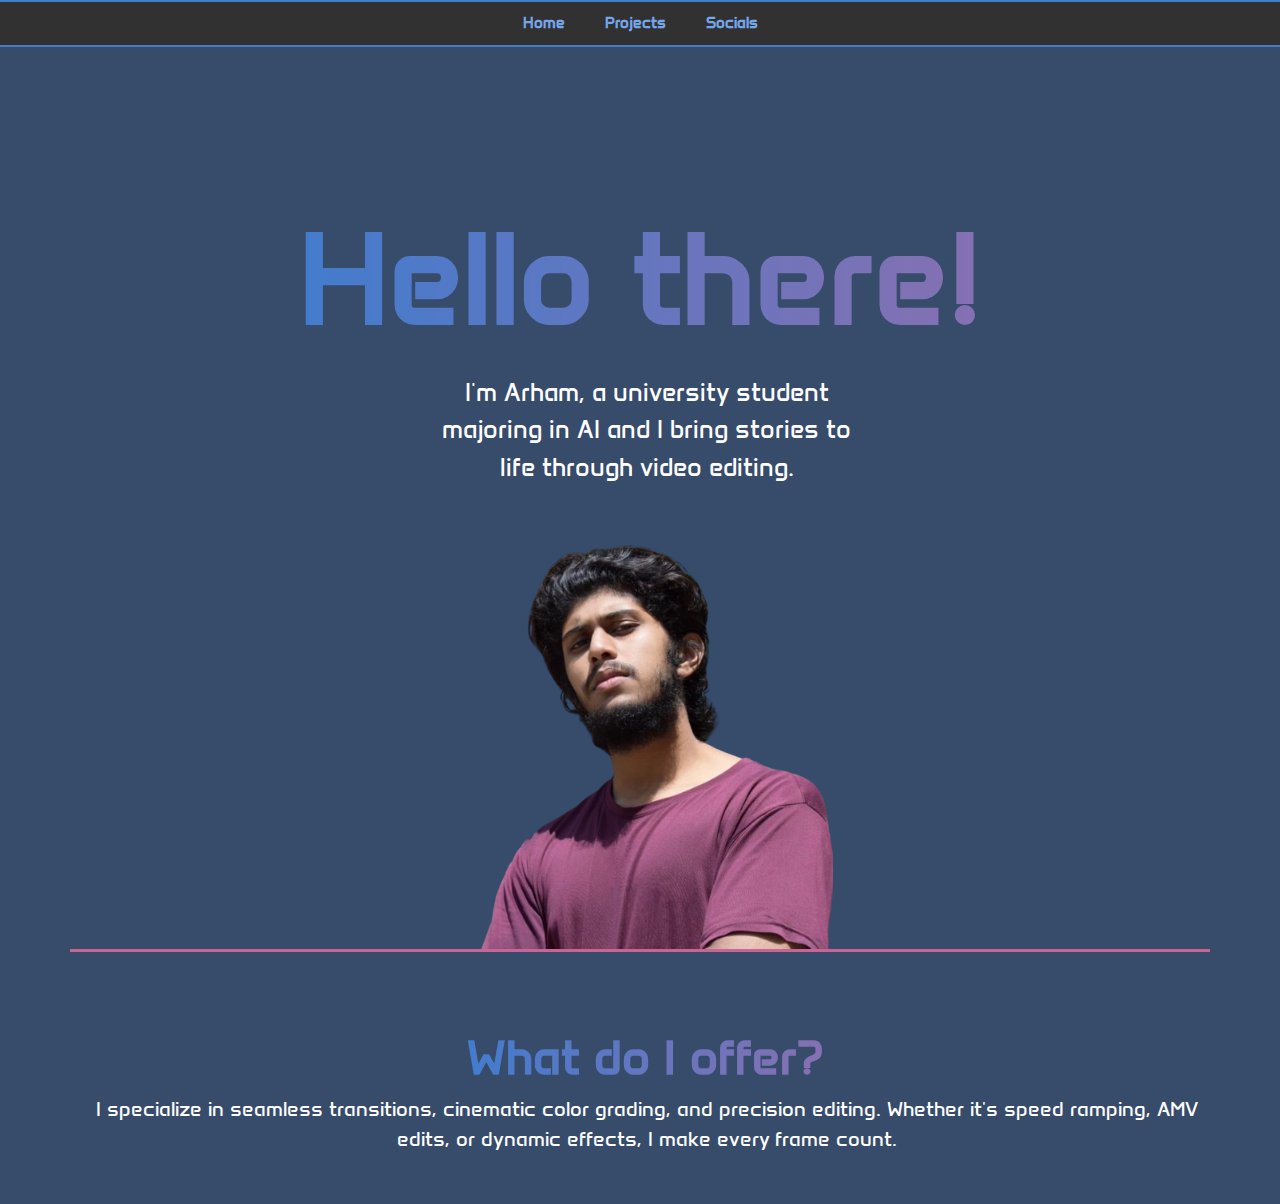
<file: index.html>
<html lang="en">

<head>
    <meta charset="UTF-8">
    <meta name="viewport" content="width=device-width, initial-scale=1.0">
    <link href="https://cdn.jsdelivr.net/npm/bootstrap@5.3.3/dist/css/bootstrap.min.css" rel="stylesheet"
        integrity="sha384-QWTKZyjpPEjISv5WaRU9OFeRpok6YctnYmDr5pNlyT2bRjXh0JMhjY6hW+ALEwIH" crossorigin="anonymous">
    <title>Homepage</title>
    <link href="https://fonts.googleapis.com/css2?family=Anta&display=swap" rel="stylesheet">
</head>
<link rel="stylesheet" href="style.css">

<body>
    <header>
        <div class="nav">
            <a href="/Arham_Edits/" id="home-link" class="tags">Home</a>
            <a href="/Arham_Edits/project" id="project-link" class="tags">Projects</a>
            <a href="/Arham_Edits/socials" id="socials-link" class="tags">Socials</a>
        </div>
    </header>
    <main>
        <div class="contain">
            <div class="container">
                <div class="mainchild1">
                    <div class="m-heading">
                        Hello there!
                    </div>
                    <div class="m-content">
                        I'm Arham, a university student majoring in AI and I bring stories to life through video editing.
                    </div>
                </div>
                <div class="mainchild2">
                    <img src="me-removebg-preview.png" alt="Me" class="image">
                </div>
            </div>
            <div class="container m-containerlow">
                <div class="mainchild1">
                    <div class="m-heading m-headinglow">
                        What do I offer?
                    </div>
                    <div class="m-content m-contentlow">
                        I specialize in seamless transitions, cinematic color grading, and precision editing. Whether it's speed ramping, AMV edits, or dynamic effects, I make every frame count.
                    </div>
                </div>
            </div>
        </div>



    </main>
    <script src="script.js"></script>
</body>

</html>
</file>
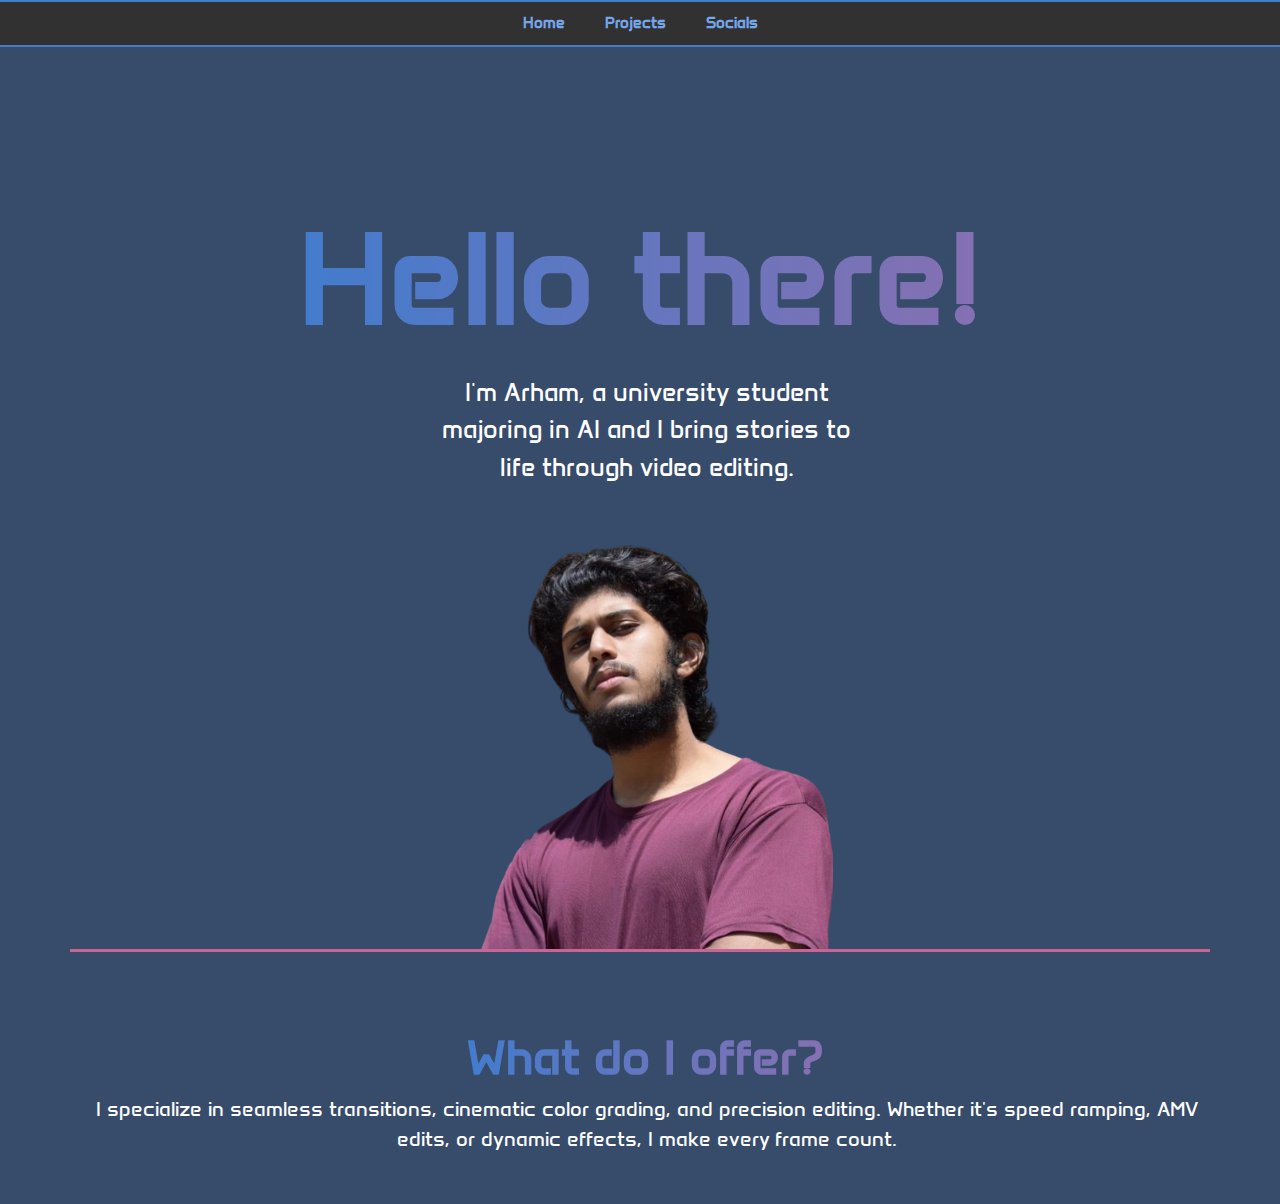
<file: PortFCopy/index.html>
<html lang="en">

<head>
    <meta charset="UTF-8">
    <meta name="viewport" content="width=device-width, initial-scale=1.0">
    <link href="https://cdn.jsdelivr.net/npm/bootstrap@5.3.3/dist/css/bootstrap.min.css" rel="stylesheet"
        integrity="sha384-QWTKZyjpPEjISv5WaRU9OFeRpok6YctnYmDr5pNlyT2bRjXh0JMhjY6hW+ALEwIH" crossorigin="anonymous">
    <title>Homepage</title>
    <link href="https://fonts.googleapis.com/css2?family=Anta&display=swap" rel="stylesheet">
</head>
<link rel="stylesheet" href="style.css">

<body>
    <header>
        <div class="nav">
            <a href="/Arham_Edits/PortFCopy/" id="home-link" class="tags">Home</a>
            <a href="/Arham_Edits/PortFCopy/project" id="project-link" class="tags">Projects</a>
            <a href="/Arham_Edits/PortFCopy/socials" id="socials-link" class="tags">Socials</a>
        </div>
    </header>
    <main>
        <div class="contain">
            <div class="container">
                <div class="mainchild1">
                    <div class="m-heading">
                        Hello there!
                    </div>
                    <div class="m-content">
                        I'm Arham, a university student majoring in AI and I bring stories to life through video editing.
                    </div>
                </div>
                <div class="mainchild2">
                    <img src="me-removebg-preview.png" alt="Me" class="image">
                </div>
            </div>
            <div class="container m-containerlow">
                <div class="mainchild1">
                    <div class="m-heading m-headinglow">
                        What do I offer?
                    </div>
                    <div class="m-content m-contentlow">
                        I specialize in seamless transitions, cinematic color grading, and precision editing. Whether it's speed ramping, AMV edits, or dynamic effects, I make every frame count.
                    </div>
                </div>
            </div>
        </div>



    </main>
    <script src="script.js"></script>
</body>

</html>
</file>
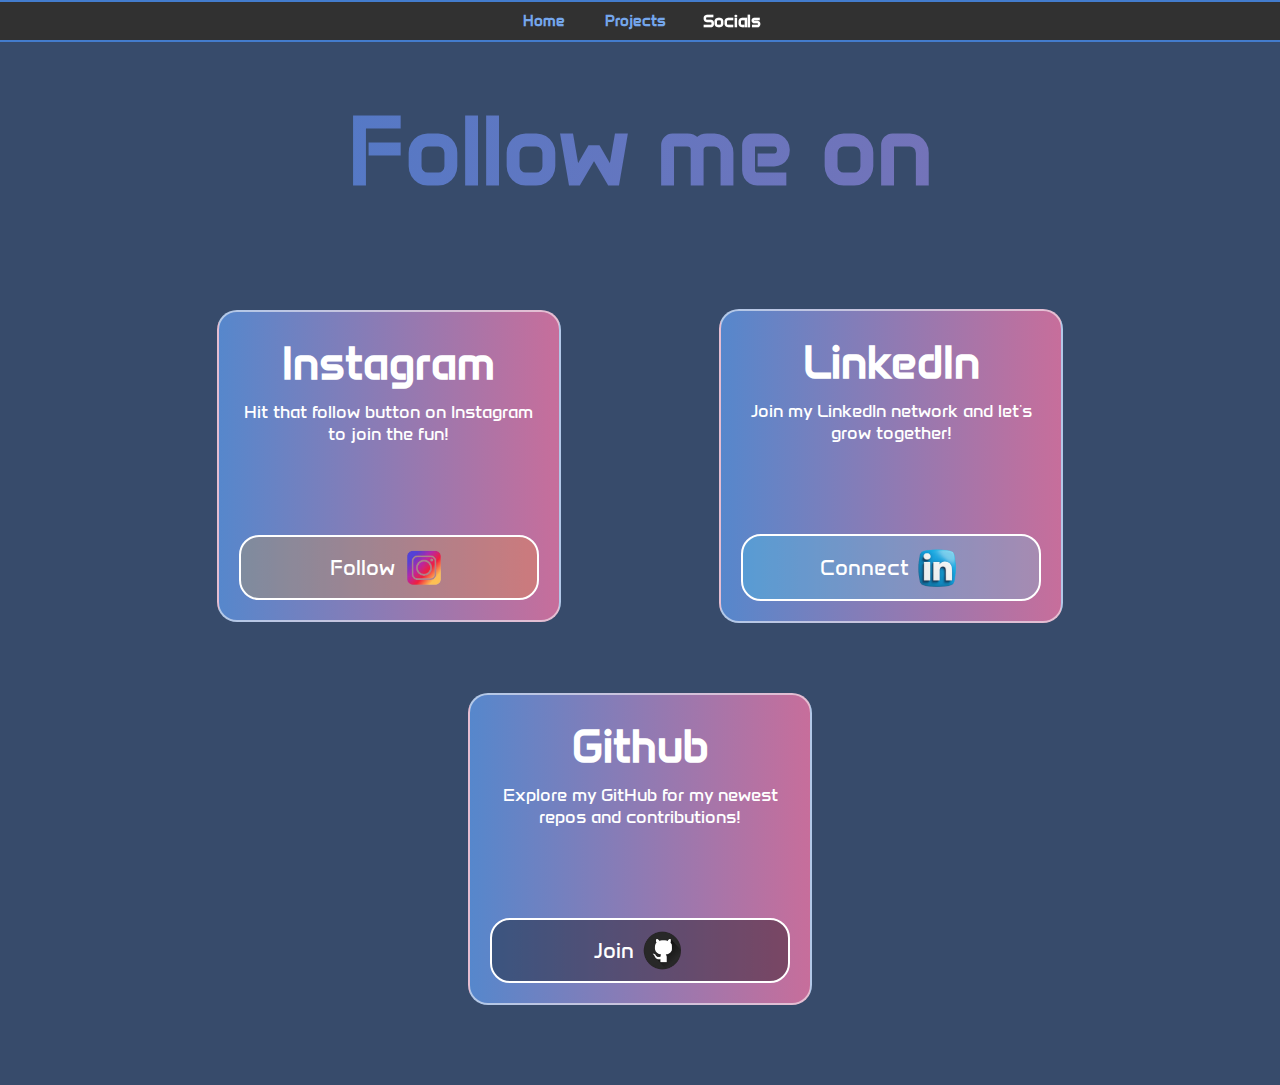
<file: socials.html>
<html lang="en">

<head>
    <meta charset="UTF-8">
    <meta name="viewport" content="width=device-width, initial-scale=1.0">
    <title>Socials</title>
    <link href="https://fonts.googleapis.com/css2?family=Anta&display=swap" rel="stylesheet">
</head>
<link rel="stylesheet" href="style.css">


<body>
    <header>
        <div class="nav">
            <a href="/Arham_Edits/" id="home-link" class="tags">Home</a>
            <a href="/Arham_Edits/project" id="project-link" class="tags">Projects</a>
            <a href="/Arham_Edits/socials" id="socials-link" class="tags">Socials</a>
        </div>
    </header>
    <main>
        <div class="m-heading s-heading">
            Follow me on
        </div>
        <div class="center">
            <div class="s-contain">
                <div class="s-containers s-ib">
                    <div class="social">Instagram</div>
                    Hit that follow button on Instagram to join the fun!
                    <a class="follow" href="https://www.instagram.com/arhamhir/" target="_blank">
                        <div class="s-content s-insta">
                            <div>Follow</div>
                            <img class="s-img" src="insta.png" alt="Instagram">
                        </div>
                    </a>
                </div>
                <div class="s-containers s-lb">
                    <div class="social">LinkedIn</div>
                    Join my LinkedIn network and let's grow together!
                    <a class="follow" href="https://www.linkedin.com/in/arham-tahir-95626a28a/" target="_blank">
                        <div class="s-content s-link">
                            <div>Connect</div>
                            <img class="s-img" src="linked.png" alt="LinkedIn">
                        </div>
                    </a>
                </div>
                <div class="s-containers s-gb">
                    <div class="social">Github</div>
                    Explore my GitHub for my newest repos and contributions!
                    <a class="follow" href="https://github.com/Arhamhir" target="_blank">
                        <div class="s-content s-git">
                            <div>Join</div>
                            <img class="s-img" src="git.png" alt="Github">
                        </div>
                    </a>
                </div>


            </div>
        </div>
    </main>
    <script src="script.js"></script>

</body>

</html>
</file>
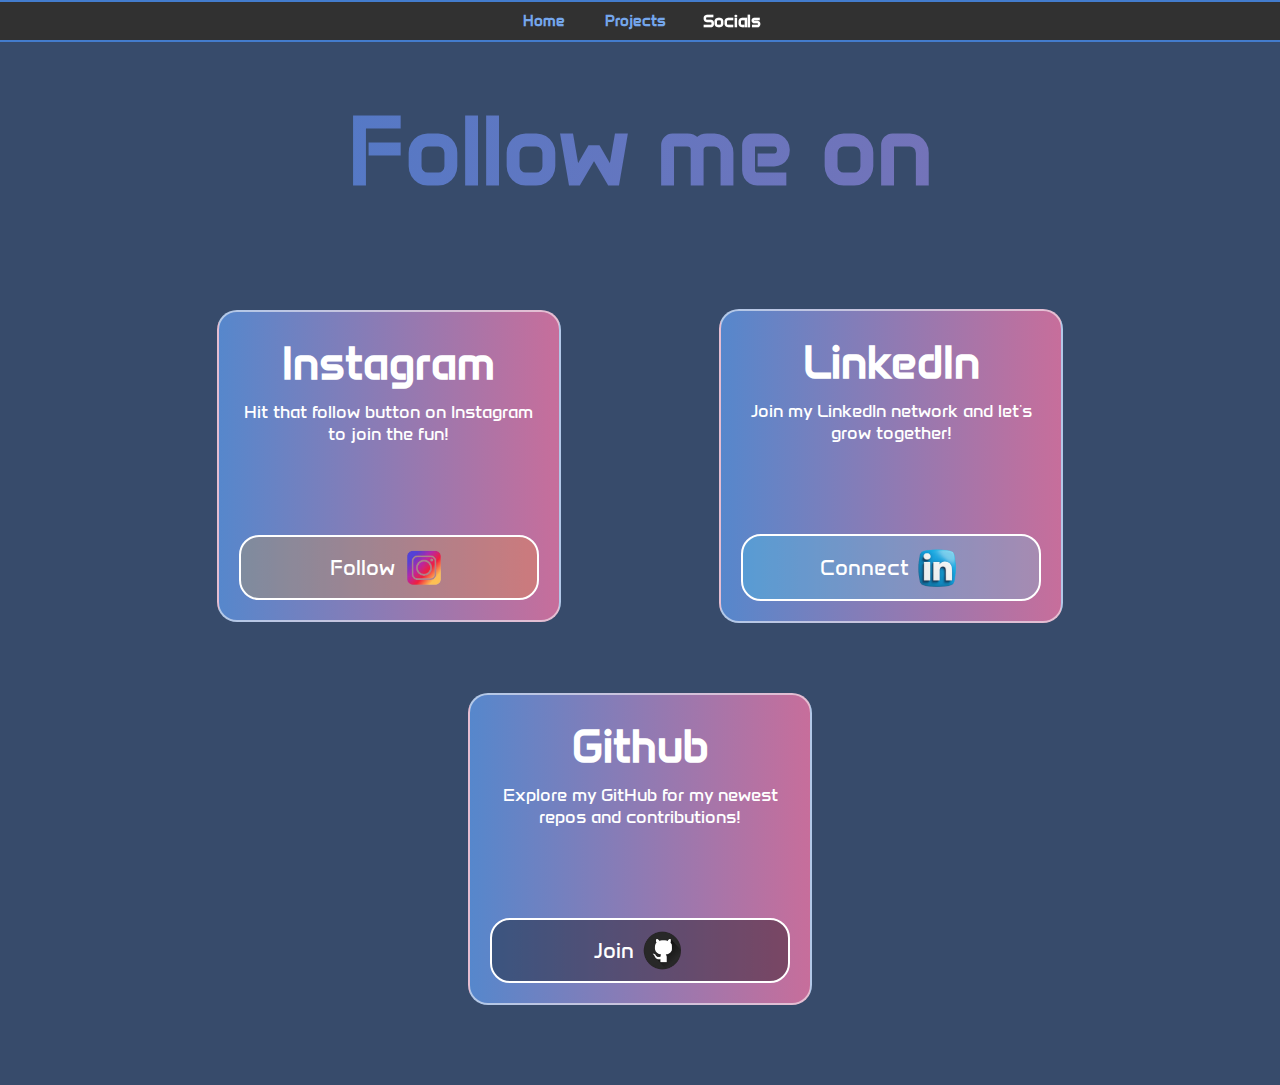
<file: PortFCopy/socials.html>
<html lang="en">

<head>
    <meta charset="UTF-8">
    <meta name="viewport" content="width=device-width, initial-scale=1.0">
    <title>Socials</title>
    <link href="https://fonts.googleapis.com/css2?family=Anta&display=swap" rel="stylesheet">
</head>
<link rel="stylesheet" href="style.css">


<body>
    <header>
        <div class="nav">
            <a href="/Arham_Edits/PortFCopy/" id="home-link" class="tags">Home</a>
            <a href="/Arham_Edits/PortFCopy/project" id="project-link" class="tags">Projects</a>
            <a href="/Arham_Edits/PortFCopy/socials" id="socials-link" class="tags">Socials</a>
        </div>
    </header>
    <main>
        <div class="m-heading s-heading">
            Follow me on
        </div>
        <div class="center">
            <div class="s-contain">
                <div class="s-containers s-ib">
                    <div class="social">Instagram</div>
                    Hit that follow button on Instagram to join the fun!
                    <a class="follow" href="https://www.instagram.com/arhamhir/" target="_blank">
                        <div class="s-content s-insta">
                            <div>Follow</div>
                            <img class="s-img" src="insta.png" alt="Instagram">
                        </div>
                    </a>
                </div>
                <div class="s-containers s-lb">
                    <div class="social">LinkedIn</div>
                    Join my LinkedIn network and let's grow together!
                    <a class="follow" href="https://www.linkedin.com/in/arham-tahir-95626a28a/" target="_blank">
                        <div class="s-content s-link">
                            <div>Connect</div>
                            <img class="s-img" src="linked.png" alt="LinkedIn">
                        </div>
                    </a>
                </div>
                <div class="s-containers s-gb">
                    <div class="social">Github</div>
                    Explore my GitHub for my newest repos and contributions!
                    <a class="follow" href="https://github.com/Arhamhir" target="_blank">
                        <div class="s-content s-git">
                            <div>Join</div>
                            <img class="s-img" src="git.png" alt="Github">
                        </div>
                    </a>
                </div>


            </div>
        </div>
    </main>
    <script src="script.js"></script>

</body>

</html>
</file>
<file: style.css>
body {
    background-color: rgb(55, 75, 107);
    margin: 0px;
    font-family: 'Anta';
}

.nav {
    display: flex;
    flex-direction: row;
    align-items: center;
    justify-content: center;
    margin: 0px;
    background-color: rgb(49, 49, 49);
    border-bottom: 2px solid rgb(67, 124, 205);
    border-top: 2px solid rgb(67, 124, 205);
}

.tags {
    margin: 0px 10px 0px 10px;
    padding: 10px;
    text-decoration: none;
    color: rgb(116, 166, 236);
    transition: ease-out 0.25s;
    font-size: 15px;
    font-weight: bold;
}

.tags:hover {
    color: rgb(200, 100, 150);
}

.tags.active {
    color: white;
    transform: scale(1.1);
    transition: transform 0.2s ease-out;
}

.containeriy {
    color: white;
    display: flex;
    justify-content: center;
    align-items: center;
    flex-direction: column;
}

.contain {
    display: flex;
    flex-direction: column;
    align-items: center;
    justify-content: center;
    margin-bottom: 50px;
}

.container {
    display: flex;
    flex-direction: row;
    align-items: center;
    justify-content: space-evenly;
    margin-top: 135px;
    border-bottom: 3px solid rgb(200, 100, 150);
    flex-wrap: wrap;
    gap: 50px;
}

.m-containerlow {
    margin-top: 70px;
    border-bottom: none;
}

.m-content {
    color: white;
    font-size: 25px;
    width: 450px;
    margin-left: 13px;
}

.m-contentlow {
    width: 100%;
    min-width: 200px;
    max-width: 1200px;
    font-size: 20px;
}

.m-heading {
    font-size: 8rem;
    font-weight: 900;
    background: linear-gradient(to right, rgb(67, 124, 205), rgb(200, 100, 150));
    background-size: 200% 200%;
    -webkit-background-clip: text;
    -webkit-text-fill-color: transparent;
    animation: gradientAnimation 4s ease infinite;
}

@keyframes gradientAnimation {
    0% {
        background-position: 0% 0%;
    }

    50% {
        background-position: 100% 100%;
    }

    100% {
        background-position: 0% 0%;
    }
}

.m-headinglow {
    font-size: 3rem;
    margin-left: 10px;
}

.image {
    width: 80%;
    height: auto;
}

@media (max-width: 1400px) {
    .mainchild1 {
        display: flex;
        align-items: center;
        justify-content: center;
        flex-direction: column;
    }

    .mainchild2 {
        display: flex;
        align-items: center;
        justify-content: center;
    }

    .m-content {
        text-align: center;
    }

}

.i-contain {
    margin-top: 20px;
    display: flex;
    flex-direction: column;
    align-items: center;
    justify-content: center;
    margin-bottom: 50px;
}

.i-containers {
    display: flex;
    flex-direction: row;
    align-items: center;
    justify-content: space-evenly;
    width: 80%;
    max-width: 1000px;
    gap: 50px;
    border-bottom: 1px solid rgb(67, 124, 205);
    padding: 70px 20px 70px 20px;
}

.i-content {
    color: white;
    font-size: large;
}

.i-img {
    max-width: 20%;
    height: auto;
    animation: i-imageAnimate 4s ease-in-out infinite;
}

@keyframes i-imageAnimate {
    0% {
        transform: scale(1) translate(0px, 0px);
    }

    25% {
        transform: scale(1.02) translate(2px, -2px);
    }

    50% {
        transform: scale(1.04) translate(-2px, 2px);
    }

    75% {
        transform: scale(1.02) translate(-2px, -2px);
    }

    100% {
        transform: scale(1) translate(0px, 0px);
    }
}

.i-head {
    font-size: 3rem;
}

::-webkit-scrollbar {
    width: 0;
}

#scroll {
    position: fixed;
    top: 0;
    right: 0;
    width: 10px;
    height: 100%;
    background: rgba(255, 255, 255, 0.05);
    overflow: hidden;
}

#progress {
    overflow: hidden;
    position: fixed;
    top: 0;
    right: 0;
    width: 10px;
    background: linear-gradient(to top, #008aff, #00ffe7);
    animation: animate 5s linear infinite;
}

@keyframes animate {

    0%,
    100% {
        filter: hue-rotate(0deg);
    }

    50% {
        filter: hue-rotate(360deg);
    }
}

#progress::before {
    content: '';
    position: absolute;
    top: 0;
    left: 0;
    width: 100%;
    height: 100;
    background: linear-gradient(to top, #008aff, #00ffe7);
    filter: blur(10px);
}

#progress::after {
    content: '';
    position: absolute;
    top: 0;
    left: 0;
    width: 100%;
    height: 100;
    background: linear-gradient(to top, #008aff, #00ffe7);
    filter: blur(30px);
}

.s-heading {
    font-size: 6rem;
    text-align: center;
    margin-top: 50px;
}


.s-contain {
    display: flex;
    flex-direction: row;
    align-items: center;
    justify-content: space-evenly;
    margin-top: 100px;
    width: 80%;
    max-width: 1200px;
    gap: 70px;
    flex-wrap: wrap;
}


.s-content {
    transition: 0.2s ease-out;
    display: flex;
    flex-direction: row;
    align-items: center;
    justify-content: center;
    margin-top: 90px;
    background-color: rgb(206, 206, 208);
    padding: 7px;
    border-radius: 20px;
    gap: 5px;
    border: 2px solid white;
    font-size: 22px;
}

.s-insta {
    background-color: rgba(255, 162, 0, 0.209);
}

.s-link {
    background-color: rgba(71, 246, 255, 0.202);
}

.s-git {
    background-color: #0000005d;
}

.s-content:hover {
    background-color: rgba(129, 233, 208, 0.477);
}

.s-img {
    width: 17%;
    height: auto;
}


.s-containers {
    color: white;
    width: 300px;
    height: fit-content;
    padding: 20px;
    background: linear-gradient(to right, rgb(86, 135, 204), rgb(199, 110, 155));
    border-radius: 20px;
    transition: 0.4s ease-out;
    font-size: 18px;
    text-align: center;
    border: 2px solid rgba(255, 255, 255, 0.546);

}


.s-containers:hover {
    box-shadow: rgba(255, 255, 255, 0.07) 0px 1px 2px, rgba(255, 255, 255, 0.07) 0px 2px 4px, rgba(255, 255, 255, 0.07) 0px 4px 8px, rgba(255, 255, 255, 0.07) 0px 8px 16px, rgba(255, 255, 255, 0.07) 0px 16px 32px, rgba(255, 255, 255, 0.07) 0px 32px 64px;
}

.social {
    margin-top: 4px;
    text-align: center;
    font-size: 45px;
    font-weight: 900;
    margin-bottom: 10px;
}

.center {
    display: flex;
    justify-content: center;
    align-items: center;
    margin-bottom: 80px;
}

.follow {
    text-decoration: none;
    color: white;
}


.p-wrapper {
    display: flex;
    justify-content: center;
    flex-wrap: wrap;
    min-height: 20vh;
    box-sizing: border-box;
}

.box {
    position: relative;
    width: 600px;
    height: 350px;
    display: flex;
    justify-content: center;
    align-items: center;
    margin: 40px;
    transition: 0.5s;
    overflow: hidden;
    background-color: #000;
}

.p-imgbox {
    position: absolute;
    top: 0;
    left: 0;
    width: 100%;
    height: 100%;
    box-sizing: border-box;
}

.p-videosize {
    width: 100%;
    height: 100%;
    object-fit: contain;
    transition: transform 0.3s ease-in-out, opacity 0.3s ease-in-out;
    border-radius: 20px;
    opacity: 0.1;
}

/* Prevent video zooming while playing */
.box:hover .p-videosize {
    transform: scale(1);
    opacity: 1.2;
    /* Keeps the video at normal scale */
}

.box:hover .volume-slider {
    opacity: 1;
    /* Keeps the video at normal scale */
}

/* Style for audio button */
.audio-btn {
    position: absolute;
    bottom: 15px;
    right: 15px;
    background: rgba(0, 0, 0, 0.7);
    color: white;
    border: none;
    padding: 8px 12px;
    cursor: pointer;
    font-size: 14px;
    border-radius: 5px;
    transition: 0.3s;
}

.audio-btn:hover {
    background: rgba(255, 255, 255, 0.8);
    color: black;
}

.box:hover {
    height: 400px;
}

.p-content {
    opacity: 1;
    position: relative;
    text-align: center;
    color: white;
    padding: 20px;
}

.p-head {
    font-size: 5rem;
    text-align: center;
    margin-top: 50px;
}

/* Style for volume slider */
.volume-slider {
    position: absolute;
    bottom: 25px;
    left: 50%;
    transform: translateX(-50%);
    width: 80%;
    max-width: 150px;
    background-color: transparent;
    -webkit-appearance: none;
    appearance: none;
    height: 8px;
    border-radius: 5px;
    outline: none;
    transition: ease-in-out 0.5s;
    /* transition: background 0.3s; */
    opacity: 0;
}

.volume-slider::-webkit-slider-runnable-track {
    background: rgba(255, 255, 255, 0.6);
    height: 10px;
    border-radius: 5px;
}

.volume-slider::-webkit-slider-thumb {
    -webkit-appearance: none;
    appearance: none;
    width: 12px;
    height: 12px;
    background: #fff;
    border-radius: 50%;
    cursor: pointer;
}

.volume-slider::-moz-range-track {
    background: rgba(255, 255, 255, 0.6);
    height: 8px;
    border-radius: 5px;
}

.volume-slider::-moz-range-thumb {
    width: 20px;
    height: 20px;
    background: #fff;
    border-radius: 50%;
    cursor: pointer;
}

@media (max-width: 770px) {


    .tags {
        font-size: 13px;
        margin: 0px 5px 0px 5px;
    }

    .m-heading {
        font-size: 3.5rem;
    }

    .m-headinglow {
        font-size: 2.7rem;
    }

    .m-content {
        width: 90%;
        font-size: 15px;
    }

    .mainchild1 {
        width: fit-content;
    }

    .i-head {
        font-size: 2rem;
    }

    .image {
        width: 50%;
    }

    .i-content {
        font-size: 12px;
    }

    .i-img {
        max-width: 100px;
    }

    .i-containers {
        gap: 20px;
    }

    .s-heading {
        font-size: 3rem;
    }

    .social {
        font-size: 2rem;
    }

    .s-content {
        margin-top: 40px;
    }
}
</file>
<file: PortFCopy/style.css>
body {
    background-color: rgb(55, 75, 107);
    margin: 0px;
    font-family: 'Anta';
}

.nav {
    display: flex;
    flex-direction: row;
    align-items: center;
    justify-content: center;
    margin: 0px;
    background-color: rgb(49, 49, 49);
    border-bottom: 2px solid rgb(67, 124, 205);
    border-top: 2px solid rgb(67, 124, 205);
}

.tags {
    margin: 0px 10px 0px 10px;
    padding: 10px;
    text-decoration: none;
    color: rgb(116, 166, 236);
    transition: ease-out 0.25s;
    font-size: 15px;
    font-weight: bold;
}

.tags:hover {
    color: rgb(200, 100, 150);
}

.tags.active {
    color: white;
    transform: scale(1.1);
    transition: transform 0.2s ease-out;
}

.containeriy {
    color: white;
    display: flex;
    justify-content: center;
    align-items: center;
    flex-direction: column;
}

.contain {
    display: flex;
    flex-direction: column;
    align-items: center;
    justify-content: center;
    margin-bottom: 50px;
}

.container {
    display: flex;
    flex-direction: row;
    align-items: center;
    justify-content: space-evenly;
    margin-top: 135px;
    border-bottom: 3px solid rgb(200, 100, 150);
    flex-wrap: wrap;
    gap: 50px;
}

.m-containerlow {
    margin-top: 70px;
    border-bottom: none;
}

.m-content {
    color: white;
    font-size: 25px;
    width: 450px;
    margin-left: 13px;
}

.m-contentlow {
    width: 100%;
    min-width: 200px;
    max-width: 1200px;
    font-size: 20px;
}

.m-heading {
    font-size: 8rem;
    font-weight: 900;
    background: linear-gradient(to right, rgb(67, 124, 205), rgb(200, 100, 150));
    background-size: 200% 200%;
    -webkit-background-clip: text;
    -webkit-text-fill-color: transparent;
    animation: gradientAnimation 4s ease infinite;
}

@keyframes gradientAnimation {
    0% {
        background-position: 0% 0%;
    }

    50% {
        background-position: 100% 100%;
    }

    100% {
        background-position: 0% 0%;
    }
}

.m-headinglow {
    font-size: 3rem;
    margin-left: 10px;
}

.image {
    width: 80%;
    height: auto;
}

@media (max-width: 1400px) {
    .mainchild1 {
        display: flex;
        align-items: center;
        justify-content: center;
        flex-direction: column;
    }

    .mainchild2 {
        display: flex;
        align-items: center;
        justify-content: center;
    }

    .m-content {
        text-align: center;
    }

}

.i-contain {
    margin-top: 20px;
    display: flex;
    flex-direction: column;
    align-items: center;
    justify-content: center;
    margin-bottom: 50px;
}

.i-containers {
    display: flex;
    flex-direction: row;
    align-items: center;
    justify-content: space-evenly;
    width: 80%;
    max-width: 1000px;
    gap: 50px;
    border-bottom: 1px solid rgb(67, 124, 205);
    padding: 70px 20px 70px 20px;
}

.i-content {
    color: white;
    font-size: large;
}

.i-img {
    max-width: 20%;
    height: auto;
    animation: i-imageAnimate 4s ease-in-out infinite;
}

@keyframes i-imageAnimate {
    0% {
        transform: scale(1) translate(0px, 0px);
    }

    25% {
        transform: scale(1.02) translate(2px, -2px);
    }

    50% {
        transform: scale(1.04) translate(-2px, 2px);
    }

    75% {
        transform: scale(1.02) translate(-2px, -2px);
    }

    100% {
        transform: scale(1) translate(0px, 0px);
    }
}

.i-head {
    font-size: 3rem;
}

::-webkit-scrollbar {
    width: 0;
}

#scroll {
    position: fixed;
    top: 0;
    right: 0;
    width: 10px;
    height: 100%;
    background: rgba(255, 255, 255, 0.05);
    overflow: hidden;
}

#progress {
    overflow: hidden;
    position: fixed;
    top: 0;
    right: 0;
    width: 10px;
    background: linear-gradient(to top, #008aff, #00ffe7);
    animation: animate 5s linear infinite;
}

@keyframes animate {

    0%,
    100% {
        filter: hue-rotate(0deg);
    }

    50% {
        filter: hue-rotate(360deg);
    }
}

#progress::before {
    content: '';
    position: absolute;
    top: 0;
    left: 0;
    width: 100%;
    height: 100;
    background: linear-gradient(to top, #008aff, #00ffe7);
    filter: blur(10px);
}

#progress::after {
    content: '';
    position: absolute;
    top: 0;
    left: 0;
    width: 100%;
    height: 100;
    background: linear-gradient(to top, #008aff, #00ffe7);
    filter: blur(30px);
}

.s-heading {
    font-size: 6rem;
    text-align: center;
    margin-top: 50px;
}


.s-contain {
    display: flex;
    flex-direction: row;
    align-items: center;
    justify-content: space-evenly;
    margin-top: 100px;
    width: 80%;
    max-width: 1200px;
    gap: 70px;
    flex-wrap: wrap;
}


.s-content {
    transition: 0.2s ease-out;
    display: flex;
    flex-direction: row;
    align-items: center;
    justify-content: center;
    margin-top: 90px;
    background-color: rgb(206, 206, 208);
    padding: 7px;
    border-radius: 20px;
    gap: 5px;
    border: 2px solid white;
    font-size: 22px;
}

.s-insta {
    background-color: rgba(255, 162, 0, 0.209);
}

.s-link {
    background-color: rgba(71, 246, 255, 0.202);
}

.s-git {
    background-color: #0000005d;
}

.s-content:hover {
    background-color: rgba(129, 233, 208, 0.477);
}

.s-img {
    width: 17%;
    height: auto;
}


.s-containers {
    color: white;
    width: 300px;
    height: fit-content;
    padding: 20px;
    background: linear-gradient(to right, rgb(86, 135, 204), rgb(199, 110, 155));
    border-radius: 20px;
    transition: 0.4s ease-out;
    font-size: 18px;
    text-align: center;
    border: 2px solid rgba(255, 255, 255, 0.546);

}


.s-containers:hover {
    box-shadow: rgba(255, 255, 255, 0.07) 0px 1px 2px, rgba(255, 255, 255, 0.07) 0px 2px 4px, rgba(255, 255, 255, 0.07) 0px 4px 8px, rgba(255, 255, 255, 0.07) 0px 8px 16px, rgba(255, 255, 255, 0.07) 0px 16px 32px, rgba(255, 255, 255, 0.07) 0px 32px 64px;
}

.social {
    margin-top: 4px;
    text-align: center;
    font-size: 45px;
    font-weight: 900;
    margin-bottom: 10px;
}

.center {
    display: flex;
    justify-content: center;
    align-items: center;
    margin-bottom: 80px;
}

.follow {
    text-decoration: none;
    color: white;
}


.p-wrapper {
    display: flex;
    justify-content: center;
    flex-wrap: wrap;
    min-height: 20vh;
    box-sizing: border-box;
}

.box {
    position: relative;
    width: 600px;
    height: 350px;
    display: flex;
    justify-content: center;
    align-items: center;
    margin: 40px;
    transition: 0.5s;
    overflow: hidden;
    background-color: #000;
}

.p-imgbox {
    position: absolute;
    top: 0;
    left: 0;
    width: 100%;
    height: 100%;
    box-sizing: border-box;
}

.p-videosize {
    width: 100%;
    height: 100%;
    object-fit: contain;
    transition: transform 0.3s ease-in-out, opacity 0.3s ease-in-out;
    border-radius: 20px;
    opacity: 0.1;
}

/* Prevent video zooming while playing */
.box:hover .p-videosize {
    transform: scale(1);
    opacity: 1.2;
    /* Keeps the video at normal scale */
}

.box:hover .volume-slider {
    opacity: 1;
    /* Keeps the video at normal scale */
}

/* Style for audio button */
.audio-btn {
    position: absolute;
    bottom: 15px;
    right: 15px;
    background: rgba(0, 0, 0, 0.7);
    color: white;
    border: none;
    padding: 8px 12px;
    cursor: pointer;
    font-size: 14px;
    border-radius: 5px;
    transition: 0.3s;
}

.audio-btn:hover {
    background: rgba(255, 255, 255, 0.8);
    color: black;
}

.box:hover {
    height: 400px;
}

.p-content {
    opacity: 1;
    position: relative;
    text-align: center;
    color: white;
    padding: 20px;
}

.p-head {
    font-size: 5rem;
    text-align: center;
    margin-top: 50px;
}

/* Style for volume slider */
.volume-slider {
    position: absolute;
    bottom: 25px;
    left: 50%;
    transform: translateX(-50%);
    width: 80%;
    max-width: 150px;
    background-color: transparent;
    -webkit-appearance: none;
    appearance: none;
    height: 8px;
    border-radius: 5px;
    outline: none;
    transition: ease-in-out 0.5s;
    /* transition: background 0.3s; */
    opacity: 0;
}

.volume-slider::-webkit-slider-runnable-track {
    background: rgba(255, 255, 255, 0.6);
    height: 10px;
    border-radius: 5px;
}

.volume-slider::-webkit-slider-thumb {
    -webkit-appearance: none;
    appearance: none;
    width: 12px;
    height: 12px;
    background: #fff;
    border-radius: 50%;
    cursor: pointer;
}

.volume-slider::-moz-range-track {
    background: rgba(255, 255, 255, 0.6);
    height: 8px;
    border-radius: 5px;
}

.volume-slider::-moz-range-thumb {
    width: 20px;
    height: 20px;
    background: #fff;
    border-radius: 50%;
    cursor: pointer;
}

@media (max-width: 770px) {


    .tags {
        font-size: 13px;
        margin: 0px 5px 0px 5px;
    }

    .m-heading {
        font-size: 3.5rem;
    }

    .m-headinglow {
        font-size: 2.7rem;
    }

    .m-content {
        width: 90%;
        font-size: 15px;
    }

    .mainchild1 {
        width: fit-content;
    }

    .i-head {
        font-size: 2rem;
    }

    .image {
        width: 50%;
    }

    .i-content {
        font-size: 12px;
    }

    .i-img {
        max-width: 100px;
    }

    .i-containers {
        gap: 20px;
    }

    .s-heading {
        font-size: 3rem;
    }

    .social {
        font-size: 2rem;
    }

    .s-content {
        margin-top: 40px;
    }
}
</file>
